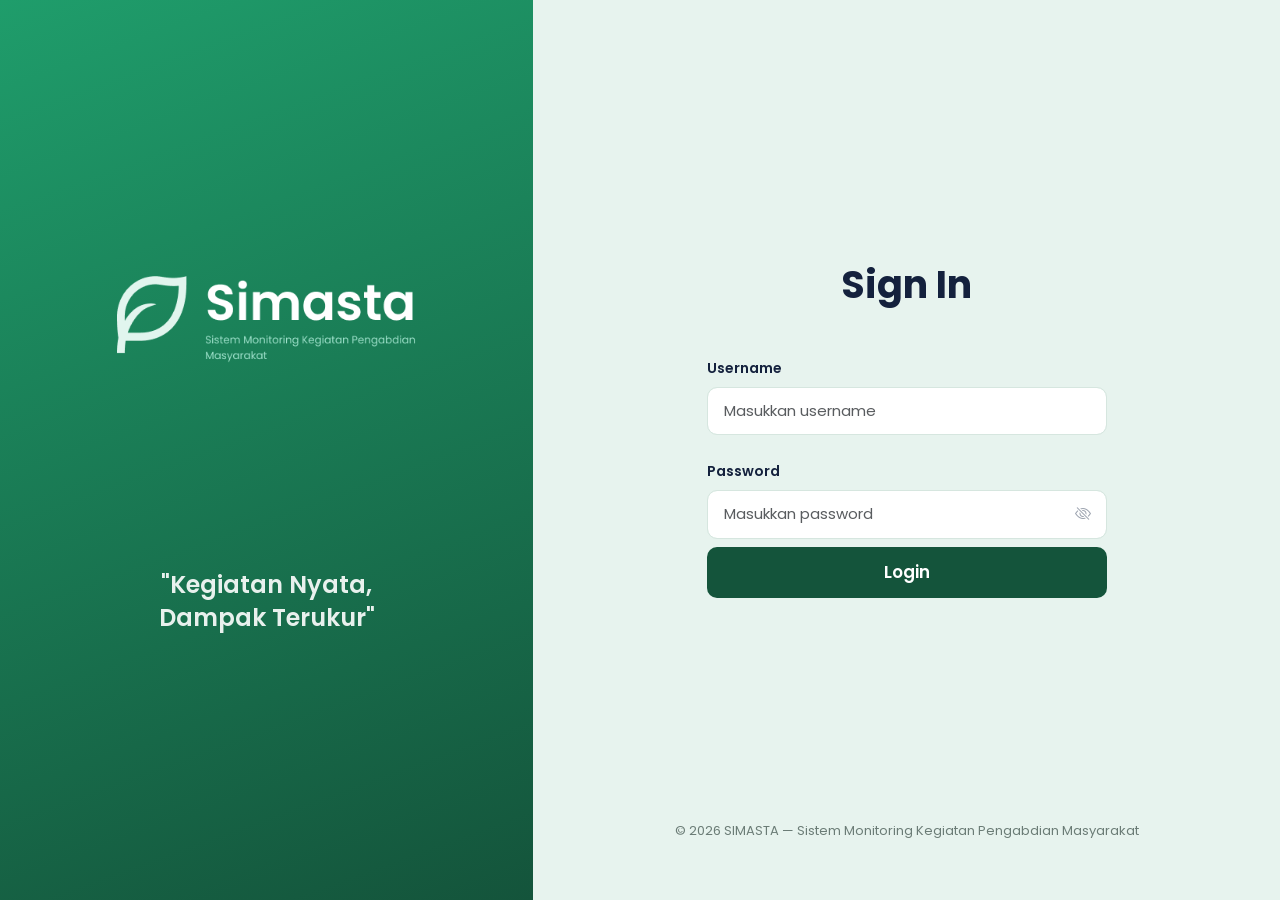
<file: index.html>
<!doctype html>
<html lang="id">
  <head>
    <meta charset="UTF-8" />
    <meta name="viewport" content="width=device-width, initial-scale=1.0" />
    <title>Login - SIMASTA</title>

    <!-- Bootstrap 5 CSS -->
    <link
      href="https://cdn.jsdelivr.net/npm/bootstrap@5.3.3/dist/css/bootstrap.min.css"
      rel="stylesheet"
    />

    <!-- Bootstrap Icons -->
    <link
      rel="stylesheet"
      href="https://cdn.jsdelivr.net/npm/bootstrap-icons@1.11.3/font/bootstrap-icons.css"
    />

    <!-- Google Fonts - Poppins -->
    <link rel="preconnect" href="https://fonts.googleapis.com" />
    <link
      href="https://fonts.googleapis.com/css2?family=Poppins:wght@400;500;600;700;800&display=swap"
      rel="stylesheet"
    />

    <!-- Custom CSS -->
    <link rel="stylesheet" href="css/style.css" />
  </head>

  <body>
    <div class="login-wrapper">
      <div class="row g-0 min-vh-100">
        <!-- KOLOM KIRI - HIJAU -->
        <div
          class="col-lg-5 d-none d-lg-flex flex-column justify-content-between align-items-center text-center left-panel"
        >
          <div></div>

          <div class="brand-section">
            <img src="assets/logo.png" alt="Logo Simasta" class="brand-logo" />
          </div>

          <div class="tagline-section">
            <p class="tagline">"Kegiatan Nyata, Dampak Terukur"</p>
          </div>

          <div></div>
        </div>

        <!-- KOLOM KANAN - FORM LOGIN -->
        <div
          class="col-lg-7 d-flex flex-column align-items-center min-vh-100 right-panel"
        >
          <div
            class="flex-grow-1 d-flex align-items-center justify-content-center w-100"
          >
            <div class="form-container">
              <h1 class="signin-title mb-5">Sign In</h1>

              <form id="loginForm" novalidate>
                <!-- Username -->
                <div class="mb-4">
                  <label for="username" class="form-label fw-semibold"
                    >Username</label
                  >
                  <input
                    type="text"
                    class="form-control custom-input"
                    id="username"
                    name="username"
                    placeholder="Masukkan username"
                    required
                  />
                  <div class="invalid-feedback">Username wajib diisi.</div>
                </div>

                <!-- Password -->
                <div class="mb-2">
                  <label for="password" class="form-label fw-semibold"
                    >Password</label
                  >
                  <div class="position-relative">
                    <input
                      type="password"
                      class="form-control custom-input pe-5"
                      id="password"
                      name="password"
                      placeholder="Masukkan password"
                      required
                    />
                    <i
                      class="bi bi-eye-slash toggle-password"
                      id="togglePassword"
                      aria-label="Tampilkan Password"
                      role="button"
                      tabindex="0"
                    ></i>
                  </div>
                  <div class="invalid-feedback">Password wajib diisi.</div>
                </div>

                <!-- Alert error login -->
                <div
                  class="alert alert-danger d-none mt-3 py-2"
                  id="loginError"
                  role="alert"
                >
                  <i class="bi bi-exclamation-circle me-1"></i>
                  Username atau password salah. Silakan coba lagi.
                </div>

                <!-- Tombol Login -->
                <button type="submit" class="btn btn-login w-100">Login</button>
              </form>
            </div>
          </div>

          <footer class="footer-text">
            &copy; 2026 SIMASTA &mdash; Sistem Monitoring Kegiatan Pengabdian
            Masyarakat
          </footer>
        </div>
      </div>
    </div>

    <!-- Bootstrap JS -->
    <script src="https://cdn.jsdelivr.net/npm/bootstrap@5.3.3/dist/js/bootstrap.bundle.min.js"></script>
    <script src="js/index.js"></script>
  </body>
</html>
</file>
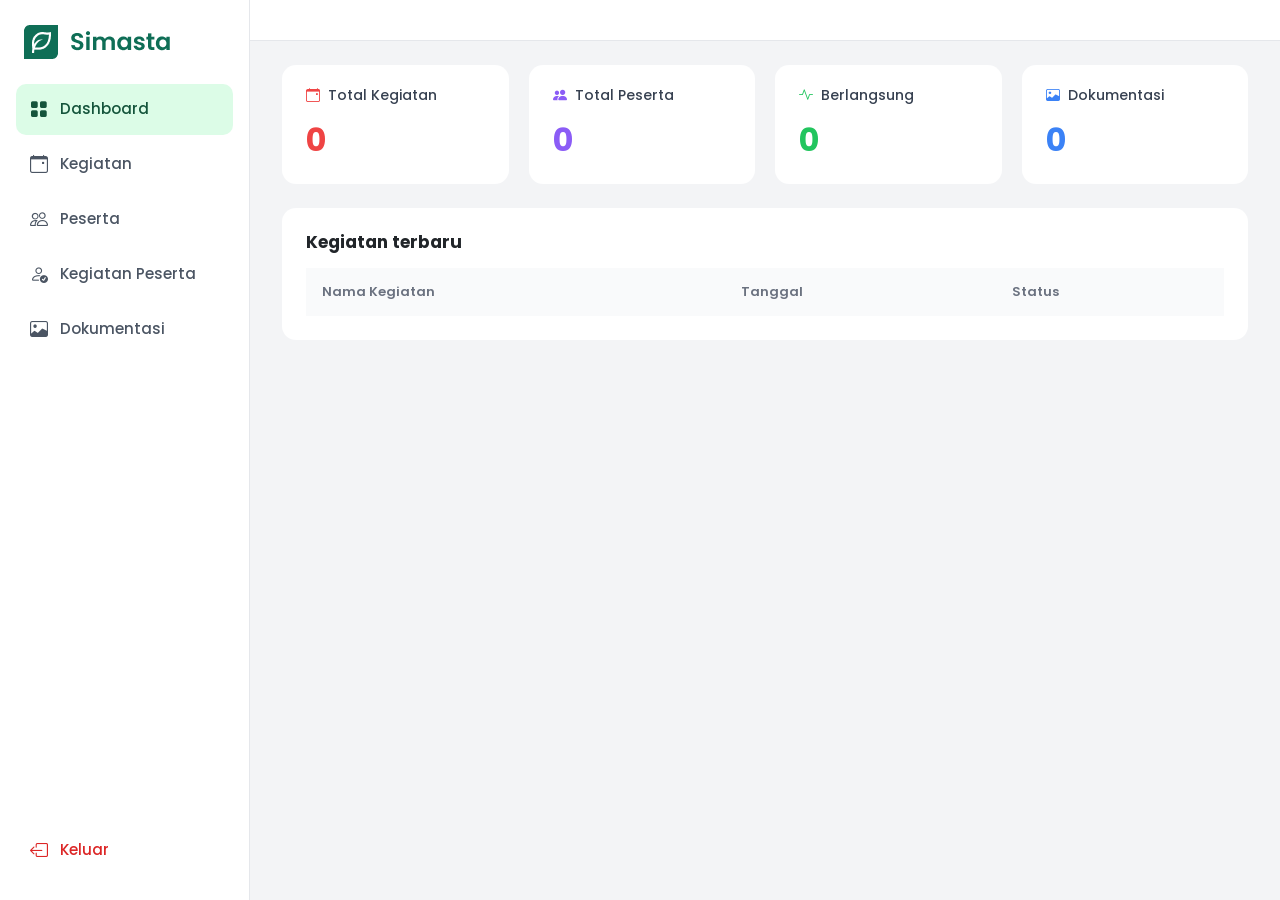
<file: dashboard.html>
<!doctype html>
<html lang="id">
  <head>
    <meta charset="UTF-8" />
    <meta name="viewport" content="width=device-width, initial-scale=1.0" />
    <title>Dashboard - SIMASTA</title>

    <!-- Bootstrap 5 CSS -->
    <link
      href="https://cdn.jsdelivr.net/npm/bootstrap@5.3.3/dist/css/bootstrap.min.css"
      rel="stylesheet"
    />

    <!-- Bootstrap Icons -->
    <link
      rel="stylesheet"
      href="https://cdn.jsdelivr.net/npm/bootstrap-icons@1.11.3/font/bootstrap-icons.css"
    />

    <!-- Google Fonts - Poppins -->
    <link rel="preconnect" href="https://fonts.googleapis.com" />
    <link
      href="https://fonts.googleapis.com/css2?family=Poppins:wght@400;500;600;700;800&display=swap"
      rel="stylesheet"
    />

    <!-- Custom CSS -->
    <link rel="stylesheet" href="css/dashboard.css" />
    <link rel="stylesheet" href="css/toast.css" />
  </head>
  <body>
    <div class="d-flex">
      <!-- SIDEBAR -->
      <aside class="sidebar">
        <div class="sidebar-logo">
          <img
            src="assets/logo-sidebar.png"
            alt="Logo Simasta"
            class="sidebar-logo-img"
          />
        </div>

        <nav class="sidebar-menu">
          <a href="dashboard.html" class="menu-item active">
            <i class="bi bi-grid-fill"></i> Dashboard
          </a>
          <a href="kegiatan.html" class="menu-item">
            <i class="bi bi-calendar-event"></i> Kegiatan
          </a>
          <a href="peserta.html" class="menu-item">
            <i class="bi bi-people"></i> Peserta
          </a>
          <a href="kegiatan-peserta.html" class="menu-item">
            <i class="bi bi-person-check"></i> Kegiatan Peserta
          </a>
          <a href="dokumentasi.html" class="menu-item">
            <i class="bi bi-image"></i> Dokumentasi
          </a>
        </nav>

        <a href="index.html" class="menu-item logout-item">
          <i class="bi bi-box-arrow-left"></i> Keluar
        </a>
      </aside>

      <!-- MAIN CONTENT -->
      <main class="main-content">
        <!-- TOPBAR -->
        <div class="topbar"></div>

        <!-- STAT CARDS -->
        <div class="stats-row">
          <div class="stat-card">
            <div class="stat-label">
              <i class="bi bi-calendar-event" style="color: #ef4444"></i> Total
              Kegiatan
            </div>
            <div id="totalKegiatan" class="stat-value" style="color: #ef4444">
              0
            </div>
          </div>

          <div class="stat-card">
            <div class="stat-label">
              <i class="bi bi-people-fill" style="color: #8b5cf6"></i> Total
              Peserta
            </div>
            <div id="totalPeserta" class="stat-value" style="color: #8b5cf6">
              0
            </div>
          </div>

          <div class="stat-card">
            <div class="stat-label">
              <i class="bi bi-activity" style="color: #22c55e"></i> Berlangsung
            </div>
            <div
              id="totalBerlangsung"
              class="stat-value"
              style="color: #22c55e"
            >
              0
            </div>
          </div>

          <div class="stat-card">
            <div class="stat-label">
              <i class="bi bi-image" style="color: #3b82f6"></i> Dokumentasi
            </div>
            <div
              id="totalDokumentasi"
              class="stat-value"
              style="color: #3b82f6"
            >
              0
            </div>
          </div>
        </div>

        <!-- TABEL KEGIATAN TERBARU -->
        <div class="table-card">
          <h5 class="table-title">Kegiatan terbaru</h5>

          <table class="custom-table">
            <thead>
              <tr>
                <th>Nama Kegiatan</th>
                <th>Tanggal</th>
                <th>Status</th>
              </tr>
            </thead>
            <tbody id="kegiatanTerbaru">
            </tbody>
          </table>
        </div>
      </main>
    </div>

    <!-- Bootstrap JS -->
    <script src="https://cdn.jsdelivr.net/npm/bootstrap@5.3.3/dist/js/bootstrap.bundle.min.js"></script>
    <script src="js/toast.js"></script>
    <script src="js/dashboard.js"></script>
  </body>
</html>
</file>
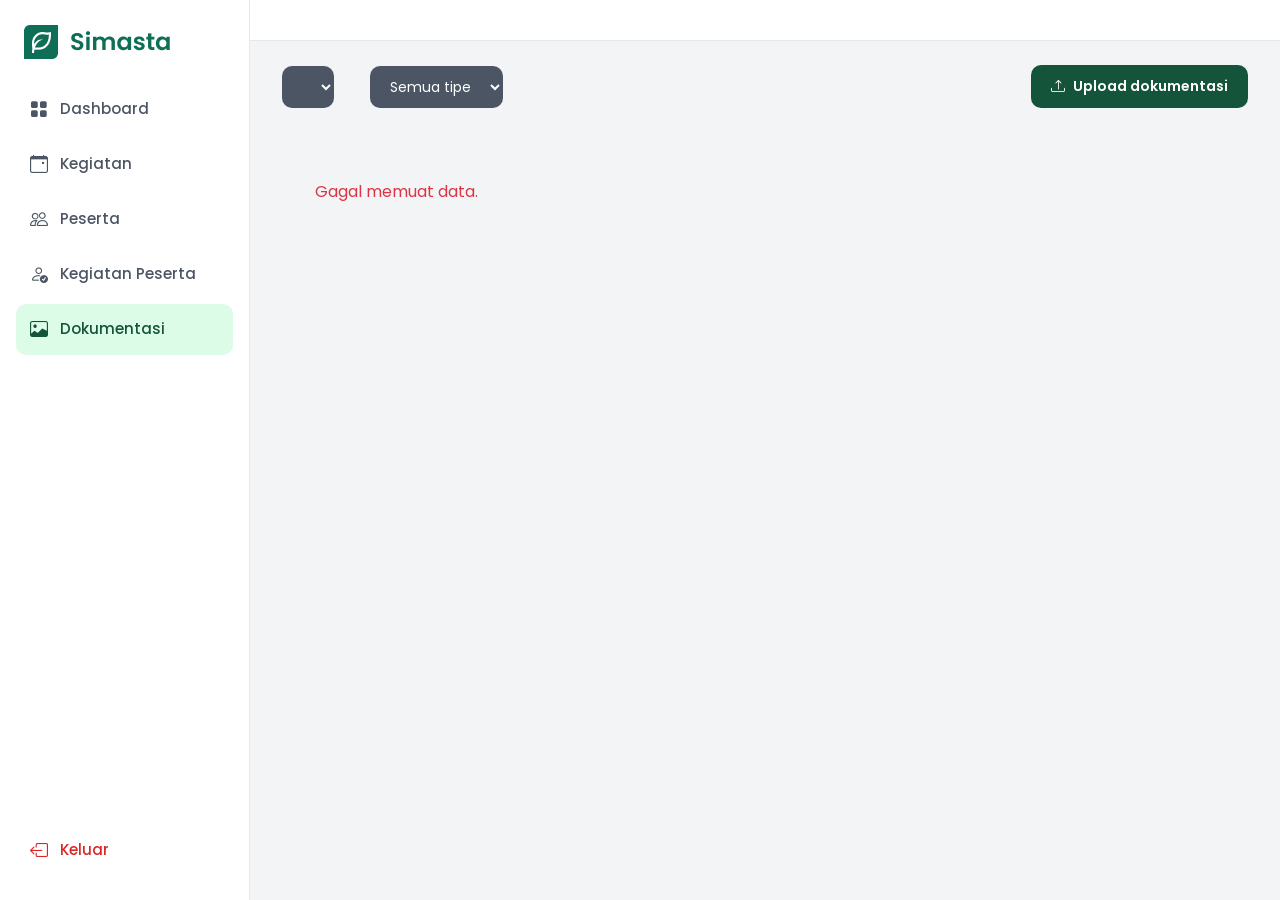
<file: dokumentasi.html>
<!doctype html>
<html lang="id">
  <head>
    <meta charset="UTF-8" />
    <meta name="viewport" content="width=device-width, initial-scale=1.0" />
    <title>Dokumentasi - SIMASTA</title>

    <link
      href="https://cdn.jsdelivr.net/npm/bootstrap@5.3.3/dist/css/bootstrap.min.css"
      rel="stylesheet"
    />
    <link
      rel="stylesheet"
      href="https://cdn.jsdelivr.net/npm/bootstrap-icons@1.11.3/font/bootstrap-icons.css"
    />
    <link rel="preconnect" href="https://fonts.googleapis.com" />
    <link
      href="https://fonts.googleapis.com/css2?family=Poppins:wght@400;500;600;700;800&display=swap"
      rel="stylesheet"
    />

    <link rel="stylesheet" href="css/dashboard.css" />
    <link rel="stylesheet" href="css/pages.css" />
    <link rel="stylesheet" href="css/toast.css" />
  </head>
  <body>
    <div class="d-flex">
      <!-- SIDEBAR -->
      <aside class="sidebar">
        <div class="sidebar-logo">
          <img
            src="assets/logo-sidebar.png"
            alt="Logo Simasta"
            class="sidebar-logo-img"
          />
        </div>

        <nav class="sidebar-menu">
          <a href="dashboard.html" class="menu-item">
            <i class="bi bi-grid-fill"></i> Dashboard
          </a>
          <a href="kegiatan.html" class="menu-item">
            <i class="bi bi-calendar-event"></i> Kegiatan
          </a>
          <a href="peserta.html" class="menu-item">
            <i class="bi bi-people"></i> Peserta
          </a>
          <a href="kegiatan-peserta.html" class="menu-item">
            <i class="bi bi-person-check"></i> Kegiatan Peserta
          </a>
          <a href="dokumentasi.html" class="menu-item active">
            <i class="bi bi-image"></i> Dokumentasi
          </a>
        </nav>

        <a href="index.html" class="menu-item logout-item">
          <i class="bi bi-box-arrow-left"></i> Keluar
        </a>
      </aside>

      <!-- MAIN CONTENT -->
      <main class="main-content">
        <!-- TOPBAR -->
        <div class="topbar"></div>

        <!-- TOOLBAR -->
        <div class="page-toolbar">
          <select class="filter-select" id="filterKegiatan">
            <select class="filter-select" id="filterKegiatan">
              <option value="Semua kegiatan"></option>
            </select>
          </select>

          <select class="filter-select" id="filterTipe">
            <option value="Semua tipe">Semua tipe</option>
            <option value="JPG">JPG</option>
            <option value="PNG">PNG</option>
            <option value="PDF">PDF</option>
          </select>

          <button
            class="btn-add ms-auto"
            data-bs-toggle="modal"
            data-bs-target="#modalUploadDokumentasi"
          >
            <i class="bi bi-upload"></i> Upload dokumentasi
          </button>
        </div>

        <!-- GRID DOKUMENTASI -->
        <div class="dokumentasi-grid" style="margin-top: 24px">
        </div>
      </main>
    </div>

    <!--  MODAL UPLOAD DOKUMENTASI  -->
    <div class="modal fade" id="modalUploadDokumentasi" tabindex="-1">
      <div class="modal-dialog modal-dialog-centered">
        <div class="modal-content custom-modal">
          <div class="modal-body">
            <div class="d-flex justify-content-between align-items-center mb-4">
              <h5 class="modal-title-custom">Upload dokumentasi</h5>
              <button
                type="button"
                class="btn-close"
                data-bs-dismiss="modal"
              ></button>
            </div>
            <form
              action="php/kegiatan/proses_upload_dokumentasi.php"
              method="POST"
              enctype="multipart/form-data"
            >
              <div class="mb-3">
                <label class="form-label-custom">Pilih kegiatan</label>
                <select
                  name="id_kegiatan"
                  class="form-control-custom"
                  id="uploadKegiatanSelect"
                  required
                >
                  <option value=""></option>
                </select>
              </div>
              <div class="mb-4">
                <label class="form-label-custom">File dokumentasi</label>
                <label for="fileUpload" class="upload-area d-block">
                  <i class="bi bi-cloud-arrow-up"></i>
                  Klik untuk pilih file (foto / PDF)
                </label>
                <input
                  type="file"
                  name="file_dokumentasi"
                  id="fileUpload"
                  class="d-none"
                  required
                />
              </div>
              <div class="d-flex justify-content-end gap-2">
                <button
                  type="button"
                  class="btn-cancel"
                  data-bs-dismiss="modal"
                >
                  Batal
                </button>
                <button type="submit" class="btn-save">
                  <i class="bi bi-upload"></i> Upload
                </button>
              </div>
            </form>
          </div>
        </div>
      </div>
    </div>

    <!-- MODAL HAPUS DOKUMENTASI UNIVERSAL -->
    <div class="modal fade" id="modalHapusDok" tabindex="-1">
      <div class="modal-dialog modal-dialog-centered">
        <div class="modal-content custom-modal text-center">
          <div class="modal-body py-4">
            <div class="hapus-icon-circle"><i class="bi bi-trash"></i></div>
            <h5 class="modal-title-custom mb-2">Hapus file?</h5>
            <p class="text-muted-custom mb-4" id="hapusDokText">
              "nama_file" akan dihapus permanen.
            </p>
            <div class="d-flex justify-content-center gap-2">
              <button type="button" class="btn-cancel" data-bs-dismiss="modal">
                Batal
              </button>
              <a href="#" id="hapusDokLink" class="btn-delete-confirm"
                ><i class="bi bi-trash"></i> Ya, hapus</a
              >
            </div>
          </div>
        </div>
      </div>
    </div>

    <!--  MODAL PREVIEW DOKUMENTASI  -->
    <div class="modal fade" id="modalPreviewDokumentasi" tabindex="-1">
      <div class="modal-dialog modal-lg modal-dialog-centered">
        <div class="modal-content custom-modal">
          <div class="modal-header">
            <h5 class="modal-title" id="previewTitle">Preview Dokumentasi</h5>
            <button
              type="button"
              class="btn-close"
              data-bs-dismiss="modal"
            ></button>
          </div>
          <div class="modal-body text-center">
            <img
              id="previewImage"
              class="img-fluid rounded d-none"
              alt="Preview Dokumentasi"
            />
            <iframe
              id="previewPdf"
              class="w-100 d-none"
              style="height: 600px; border: none"
            >
            </iframe>
          </div>
        </div>
      </div>
    </div>

    <script src="https://cdn.jsdelivr.net/npm/bootstrap@5.3.3/dist/js/bootstrap.bundle.min.js"></script>
    <script src="js/toast.js"></script>
    <script src="js/dokumentasi.js"></script>
  </body>
</html>
</file>
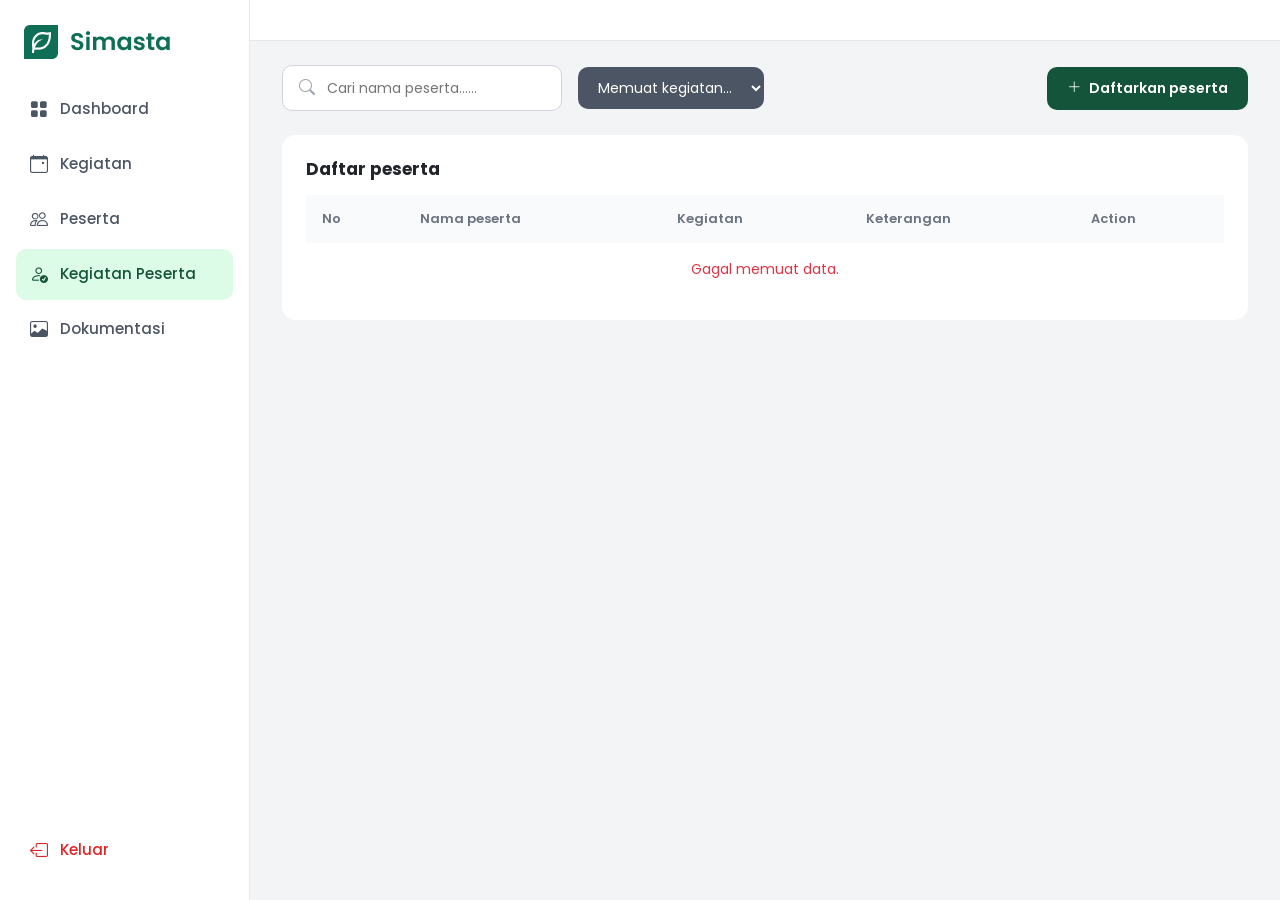
<file: kegiatan-peserta.html>
<!doctype html>
<html lang="id">
  <head>
    <meta charset="UTF-8" />
    <meta name="viewport" content="width=device-width, initial-scale=1.0" />
    <title>Kegiatan Peserta - SIMASTA</title>

    <link
      href="https://cdn.jsdelivr.net/npm/bootstrap@5.3.3/dist/css/bootstrap.min.css"
      rel="stylesheet"
    />
    <link
      rel="stylesheet"
      href="https://cdn.jsdelivr.net/npm/bootstrap-icons@1.11.3/font/bootstrap-icons.css"
    />
    <link rel="preconnect" href="https://fonts.googleapis.com" />
    <link
      href="https://fonts.googleapis.com/css2?family=Poppins:wght@400;500;600;700;800&display=swap"
      rel="stylesheet"
    />

    <link rel="stylesheet" href="css/dashboard.css" />
    <link rel="stylesheet" href="css/pages.css" />
    <link rel="stylesheet" href="css/toast.css" />
  </head>
  <body>
    <div class="d-flex">
      <!-- SIDEBAR -->
      <aside class="sidebar">
        <div class="sidebar-logo">
          <img
            src="assets/logo-sidebar.png"
            alt="Logo Simasta"
            class="sidebar-logo-img"
          />
        </div>

        <nav class="sidebar-menu">
          <a href="dashboard.html" class="menu-item">
            <i class="bi bi-grid-fill"></i> Dashboard
          </a>
          <a href="kegiatan.html" class="menu-item">
            <i class="bi bi-calendar-event"></i> Kegiatan
          </a>
          <a href="peserta.html" class="menu-item">
            <i class="bi bi-people"></i> Peserta
          </a>
          <a href="kegiatan-peserta.html" class="menu-item active">
            <i class="bi bi-person-check"></i> Kegiatan Peserta
          </a>
          <a href="dokumentasi.html" class="menu-item">
            <i class="bi bi-image"></i> Dokumentasi
          </a>
        </nav>

        <a href="index.html" class="menu-item logout-item">
          <i class="bi bi-box-arrow-left"></i> Keluar
        </a>
      </aside>

      <!-- MAIN CONTENT -->
      <main class="main-content">
        <!-- TOPBAR -->
        <div class="topbar"></div>

        <!-- TOOLBAR -->
        <div class="page-toolbar">
          <div class="search-box">
            <i class="bi bi-search"></i>
            <input
              type="text"
              id="searchKegiatanPeserta"
              placeholder="Cari nama peserta......"
            />
          </div>

          <select class="filter-select" id="filterKegiatan">
            <option value="Semua kegiatan">Memuat kegiatan...</option>
          </select>

          <button
            class="btn-add ms-auto"
            data-bs-toggle="modal"
            data-bs-target="#modalTambahPesertaKegiatan"
          >
            <i class="bi bi-plus-lg"></i> Daftarkan peserta
          </button>
        </div>

        <!-- TABEL -->
        <div class="table-card">
          <h5 class="table-title">Daftar peserta</h5>

          <table class="custom-table">
            <thead>
              <tr>
                <th>No</th>
                <th>Nama peserta</th>
                <th>Kegiatan</th>
                <th>Keterangan</th>
                <th>Action</th>
              </tr>
            </thead>
            <tbody id="kegiatanPesertaTableBody">
              <!-- Akan diisi oleh JavaScript -->
            </tbody>
          </table>
        </div>
      </main>
    </div>

    <!-- MODAL TAMBAH PESERTA KE KEGIATAN -->
    <div class="modal fade" id="modalTambahPesertaKegiatan" tabindex="-1">
      <div class="modal-dialog modal-dialog-centered">
        <div class="modal-content custom-modal">
          <div class="modal-body">
            <div class="d-flex justify-content-between align-items-center mb-4">
              <h5 class="modal-title-custom">Tambahkan peserta ke kegiatan</h5>
              <button
                type="button"
                class="btn-close"
                data-bs-dismiss="modal"
              ></button>
            </div>
            <form
              action="php/kegiatan-peserta/proses_tambah_kegiatan_peserta.php"
              method="POST"
            >
              <
              <div class="mb-3">
                <label class="form-label-custom">Pilih kegiatan</label>
                <select
                  name="id_kegiatan"
                  class="form-control-custom"
                  id="tambahKegiatanSelect"
                  required
                >
                  <option value=""></option>
                </select>
              </div>
              <div class="mb-3">
                <label class="form-label-custom">Pilih peserta</label>
                <select
                  name="id_peserta"
                  class="form-control-custom"
                  id="tambahPesertaSelect"
                  required
                >
                  <option value=""></option>
                </select>
              </div>
              <div class="mb-4">
                <label class="form-label-custom">Keterangan</label>
                <input
                  type="text"
                  name="keterangan"
                  class="form-control-custom"
                  placeholder="Contoh: Panitia, Pembimbing, Peserta umum"
                />
              </div>
              <div class="d-flex justify-content-end gap-2">
                <button
                  type="button"
                  class="btn-cancel"
                  data-bs-dismiss="modal"
                >
                  Batal
                </button>
                <button type="submit" class="btn-save">
                  <i class="bi bi-save"></i> Simpan
                </button>
              </div>
            </form>
          </div>
        </div>
      </div>
    </div>

    <!-- MODAL EDIT KEGIATAN PESERTA UNIVERSAL -->
    <div class="modal fade" id="modalEditKP" tabindex="-1">
      <div class="modal-dialog modal-dialog-centered">
        <div class="modal-content custom-modal">
          <div class="modal-body">
            <div class="d-flex justify-content-between align-items-center mb-4">
              <h5 class="modal-title-custom">Edit keterangan peserta</h5>
              <button
                type="button"
                class="btn-close"
                data-bs-dismiss="modal"
              ></button>
            </div>
            <form
              action="php/kegiatan-peserta/proses_edit_kegiatan_peserta.php"
              method="POST"
            >
              <input type="hidden" name="id" id="editKPId" />
              <div class="mb-3">
                <label class="form-label-custom">Nama peserta</label>
                <input
                  type="text"
                  id="editKPNama"
                  class="form-control-custom"
                  disabled
                />
              </div>
              <div class="mb-4">
                <label class="form-label-custom">Keterangan</label>
                <input
                  type="text"
                  name="keterangan"
                  id="editKPKeterangan"
                  class="form-control-custom"
                />
              </div>
              <div class="d-flex justify-content-end gap-2">
                <button
                  type="button"
                  class="btn-cancel"
                  data-bs-dismiss="modal"
                >
                  Batal
                </button>
                <button type="submit" class="btn-save">
                  <i class="bi bi-save"></i> Simpan
                </button>
              </div>
            </form>
          </div>
        </div>
      </div>
    </div>

    <!-- MODAL HAPUS KEGIATAN PESERTA UNIVERSAL -->
    <div class="modal fade" id="modalHapusKP" tabindex="-1">
      <div class="modal-dialog modal-dialog-centered">
        <div class="modal-content custom-modal text-center">
          <div class="modal-body py-4">
            <div class="hapus-icon-circle">
              <i class="bi bi-person-dash"></i>
            </div>
            <h5 class="modal-title-custom mb-2">Keluarkan peserta?</h5>
            <p class="text-muted-custom mb-4" id="hapusKPText">
              "Nama peserta" akan dikeluarkan dari kegiatan ini.
            </p>
            <div class="d-flex justify-content-center gap-2">
              <button type="button" class="btn-cancel" data-bs-dismiss="modal">
                Batal
              </button>
              <a href="#" id="hapusKPLink" class="btn-delete-confirm"
                ><i class="bi bi-trash"></i> Ya, keluarkan</a
              >
            </div>
          </div>
        </div>
      </div>
    </div>

    <script src="https://cdn.jsdelivr.net/npm/bootstrap@5.3.3/dist/js/bootstrap.bundle.min.js"></script>
    <script src="js/toast.js"></script>
    <script src="js/kegiatan-peserta.js"></script>
  </body>
</html>
</file>
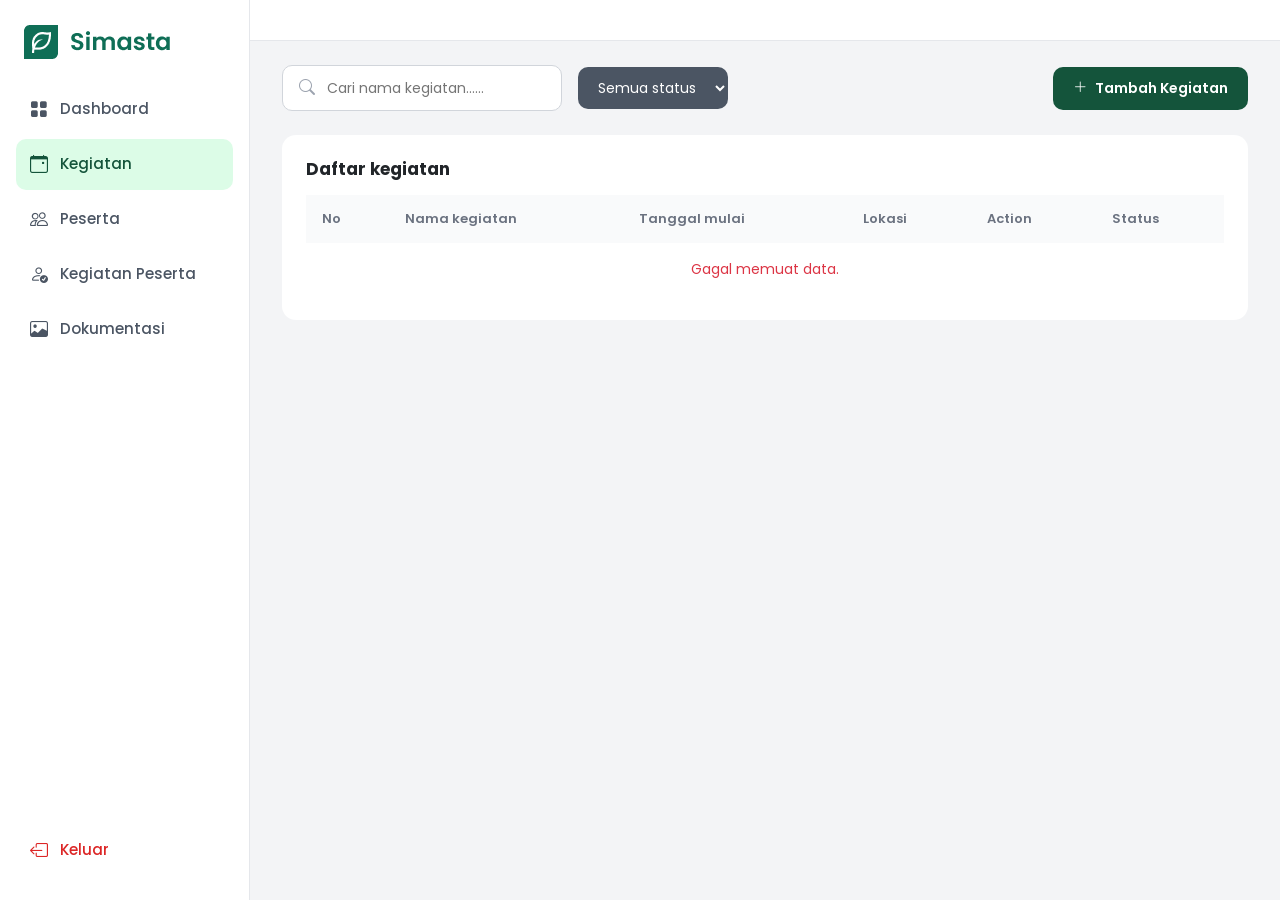
<file: kegiatan.html>
<!doctype html>
<html lang="id">
  <head>
    <meta charset="UTF-8" />
    <meta name="viewport" content="width=device-width, initial-scale=1.0" />
    <title>Kegiatan - SIMASTA</title>

    <link
      href="https://cdn.jsdelivr.net/npm/bootstrap@5.3.3/dist/css/bootstrap.min.css"
      rel="stylesheet"
    />
    <link
      rel="stylesheet"
      href="https://cdn.jsdelivr.net/npm/bootstrap-icons@1.11.3/font/bootstrap-icons.css"
    />
    <link rel="preconnect" href="https://fonts.googleapis.com" />
    <link
      href="https://fonts.googleapis.com/css2?family=Poppins:wght@400;500;600;700;800&display=swap"
      rel="stylesheet"
    />

    <link rel="stylesheet" href="css/dashboard.css" />
    <link rel="stylesheet" href="css/pages.css" />
    <link rel="stylesheet" href="css/toast.css" />
  </head>
  <body>
    <div class="d-flex">
      <!-- SIDEBAR -->
      <aside class="sidebar">
        <div class="sidebar-logo">
          <img
            src="assets/logo-sidebar.png"
            alt="Logo Simasta"
            class="sidebar-logo-img"
          />
        </div>

        <nav class="sidebar-menu">
          <a href="dashboard.html" class="menu-item">
            <i class="bi bi-grid-fill"></i> Dashboard
          </a>
          <a href="kegiatan.html" class="menu-item active">
            <i class="bi bi-calendar-event"></i> Kegiatan
          </a>
          <a href="peserta.html" class="menu-item">
            <i class="bi bi-people"></i> Peserta
          </a>
          <a href="kegiatan-peserta.html" class="menu-item">
            <i class="bi bi-person-check"></i> Kegiatan Peserta
          </a>
          <a href="dokumentasi.html" class="menu-item">
            <i class="bi bi-image"></i> Dokumentasi
          </a>
        </nav>

        <a href="index.html" class="menu-item logout-item">
          <i class="bi bi-box-arrow-left"></i> Keluar
        </a>
      </aside>

      <!-- MAIN CONTENT -->
      <main class="main-content">
        <!-- TOPBAR -->
        <div class="topbar"></div>

        <!-- TOOLBAR -->
        <div class="page-toolbar">
          <div class="search-box">
            <i class="bi bi-search"></i>
            <input
              type="text"
              id="searchKegiatan"
              placeholder="Cari nama kegiatan......"
            />
          </div>

          <select class="filter-select" id="filterStatus">
            <option>Semua status</option>
            <option>Terjadwal</option>
            <option>Berlangsung</option>
            <option>Selesai</option>
          </select>

          <button
            class="btn-add ms-auto"
            data-bs-toggle="modal"
            data-bs-target="#modalTambahKegiatan"
          >
            <i class="bi bi-plus-lg"></i> Tambah Kegiatan
          </button>
        </div>

        <!-- TABEL DAFTAR KEGIATAN -->
        <div class="table-card">
          <h5 class="table-title">Daftar kegiatan</h5>

          <table class="custom-table">
            <thead>
              <tr>
                <th>No</th>
                <th>Nama kegiatan</th>
                <th>Tanggal mulai</th>
                <th>Lokasi</th>
                <th>Action</th>
                <th>Status</th>
              </tr>
            </thead>
            <tbody id="kegiatanTableBody">
              <!-- Akan diisi oleh JavaScript -->
            </tbody>
          </table>
        </div>
      </main>
    </div>

    <!-- MODAL TAMBAH KEGIATAN -->
    <div class="modal fade" id="modalTambahKegiatan" tabindex="-1">
      <div class="modal-dialog modal-dialog-centered">
        <div class="modal-content custom-modal">
          <div class="modal-body">
            <div class="d-flex justify-content-between align-items-center mb-4">
              <h5 class="modal-title-custom">Tambah kegiatan</h5>
              <button
                type="button"
                class="btn-close"
                data-bs-dismiss="modal"
              ></button>
            </div>
            <form id="formTambahKegiatan">
              <div class="mb-3">
                <label class="form-label-custom">Nama kegiatan</label>
                <input
                  type="text"
                  name="nama_kegiatan"
                  class="form-control-custom"
                  placeholder="Masukan nama kegiatan"
                  required
                />
              </div>
              <div class="mb-3">
                <label class="form-label-custom">Deskripsi</label>
                <textarea
                  name="deskripsi"
                  class="form-control-custom"
                  rows="3"
                  placeholder="Masukan deskripsi kegiatan"
                ></textarea>
              </div>
              <div class="row g-3 mb-3">
                <div class="col-6">
                  <label class="form-label-custom">Tanggal mulai</label>
                  <input
                    type="date"
                    name="tanggal_mulai"
                    class="form-control-custom"
                    required
                  />
                </div>
                <div class="col-6">
                  <label class="form-label-custom">Tanggal selesai</label>
                  <input
                    type="date"
                    name="tanggal_selesai"
                    class="form-control-custom"
                    required
                  />
                </div>
              </div>
              <div class="mb-3">
                <label class="form-label-custom">Lokasi</label>
                <input
                  type="text"
                  name="lokasi"
                  class="form-control-custom"
                  placeholder="Masukan lokasi kegiatan"
                  required
                />
              </div>
              <div class="mb-4">
                <label class="form-label-custom">Status</label>
                <select name="status" class="form-control-custom">
                  <option value="terjadwal">Terjadwal</option>
                  <option value="berlangsung">Berlangsung</option>
                  <option value="selesai">Selesai</option>
                </select>
              </div>
              <div class="d-flex justify-content-end gap-2">
                <button
                  type="button"
                  class="btn-cancel"
                  data-bs-dismiss="modal"
                >
                  Batal
                </button>
                <button type="submit" class="btn-save">
                  <i class="bi bi-save"></i> Simpan
                </button>
              </div>
            </form>
          </div>
        </div>
      </div>
    </div>

    <!-- MODAL EDIT KEGIATAN UNIVERSAL -->
    <div class="modal fade" id="modalEditKegiatan" tabindex="-1">
      <div class="modal-dialog modal-dialog-centered">
        <div class="modal-content custom-modal">
          <div class="modal-body">
            <div class="d-flex justify-content-between align-items-center mb-4">
              <h5 class="modal-title-custom">Edit kegiatan</h5>
              <button
                type="button"
                class="btn-close"
                data-bs-dismiss="modal"
              ></button>
            </div>
            <form action="php/kegiatan/proses_edit_kegiatan.php" method="POST">
              <input type="hidden" name="id_kegiatan" id="editKegiatanId" />
              <div class="mb-3">
                <label class="form-label-custom">Nama kegiatan</label>
                <input
                  type="text"
                  name="nama_kegiatan"
                  id="editKegiatanNama"
                  class="form-control-custom"
                  required
                />
              </div>
              <div class="mb-3">
                <label class="form-label-custom">Deskripsi</label>
                <textarea
                  name="deskripsi"
                  id="editKegiatanDeskripsi"
                  class="form-control-custom"
                  rows="3"
                ></textarea>
              </div>
              <div class="row g-3 mb-3">
                <div class="col-6">
                  <label class="form-label-custom">Tanggal mulai</label>
                  <input
                    type="date"
                    name="tanggal_mulai"
                    id="editKegiatanMulai"
                    class="form-control-custom"
                    required
                  />
                </div>
                <div class="col-6">
                  <label class="form-label-custom">Tanggal selesai</label>
                  <input
                    type="date"
                    name="tanggal_selesai"
                    id="editKegiatanSelesai"
                    class="form-control-custom"
                    required
                  />
                </div>
              </div>
              <div class="mb-3">
                <label class="form-label-custom">Lokasi</label>
                <input
                  type="text"
                  name="lokasi"
                  id="editKegiatanLokasi"
                  class="form-control-custom"
                  required
                />
              </div>
              <div class="mb-4">
                <label class="form-label-custom">Status</label>
                <select
                  name="status"
                  id="editKegiatanStatus"
                  class="form-control-custom"
                >
                  <option value="terjadwal">Terjadwal</option>
                  <option value="berlangsung">Berlangsung</option>
                  <option value="selesai">Selesai</option>
                </select>
              </div>
              <div class="d-flex justify-content-end gap-2">
                <button
                  type="button"
                  class="btn-cancel"
                  data-bs-dismiss="modal"
                >
                  Batal
                </button>
                <button type="submit" class="btn-save">
                  <i class="bi bi-save"></i> Simpan
                </button>
              </div>
            </form>
          </div>
        </div>
      </div>
    </div>

    <!-- MODAL HAPUS KEGIATAN UNIVERSAL -->
    <div class="modal fade" id="modalHapusKegiatan" tabindex="-1">
      <div class="modal-dialog modal-dialog-centered">
        <div class="modal-content custom-modal text-center">
          <div class="modal-body py-4">
            <div class="hapus-icon-circle"><i class="bi bi-trash"></i></div>
            <h5 class="modal-title-custom mb-2">Hapus kegiatan?</h5>
            <p class="text-muted-custom mb-4" id="hapusKegiatanText">
              "Nama kegiatan" akan dihapus permanen.
            </p>
            <div class="d-flex justify-content-center gap-2">
              <button type="button" class="btn-cancel" data-bs-dismiss="modal">
                Batal
              </button>
              <a href="#" id="hapusKegiatanLink" class="btn-delete-confirm"
                ><i class="bi bi-trash"></i> Ya, hapus</a
              >
            </div>
          </div>
        </div>
      </div>
    </div>

    <script src="https://cdn.jsdelivr.net/npm/bootstrap@5.3.3/dist/js/bootstrap.bundle.min.js"></script>
    <script src="js/toast.js"></script>
    <script src="js/kegiatan.js"></script>
  </body>
</html>
</file>
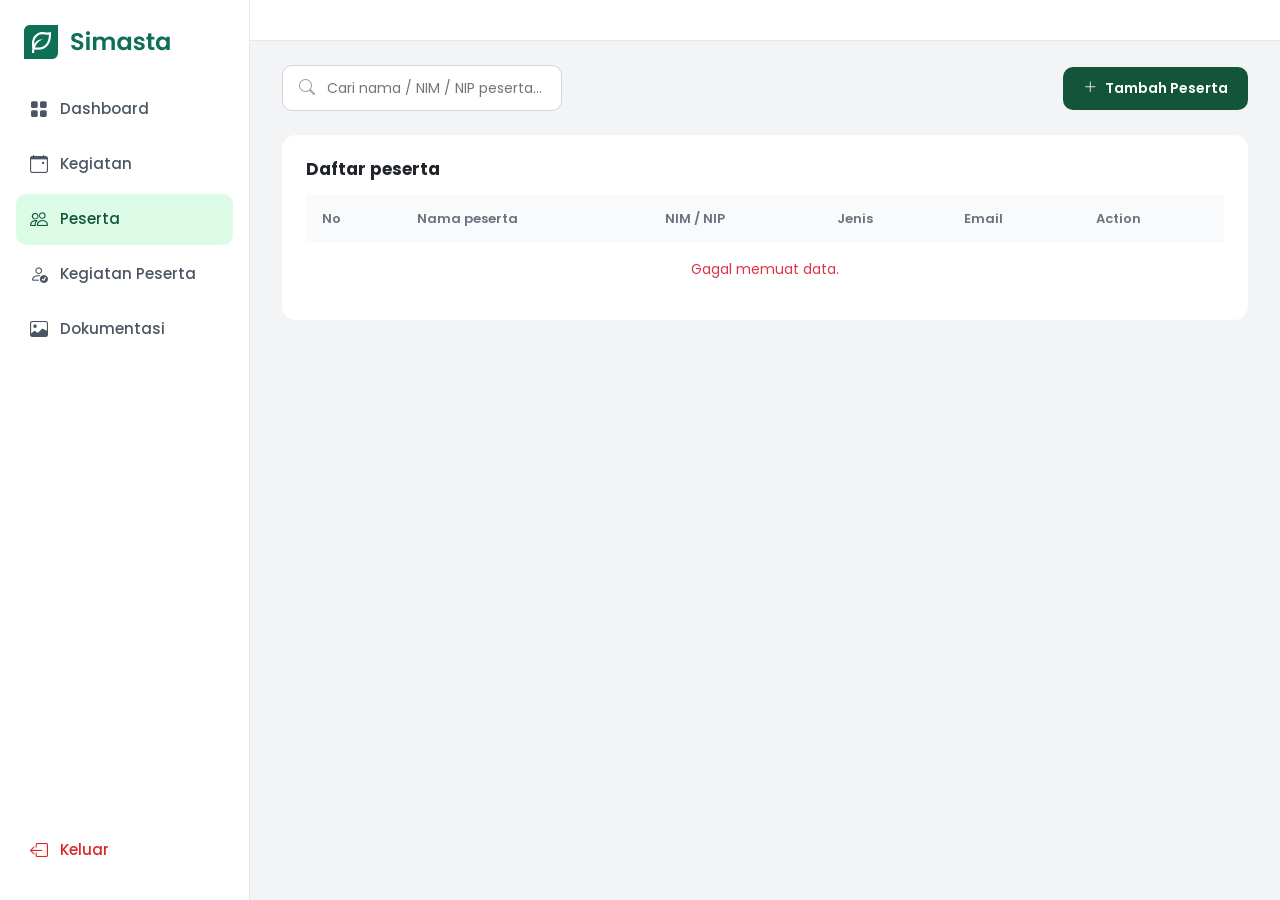
<file: peserta.html>
<!doctype html>
<html lang="id">
  <head>
    <meta charset="UTF-8" />
    <meta name="viewport" content="width=device-width, initial-scale=1.0" />
    <title>Peserta - SIMASTA</title>

    <link
      href="https://cdn.jsdelivr.net/npm/bootstrap@5.3.3/dist/css/bootstrap.min.css"
      rel="stylesheet"
    />
    <link
      rel="stylesheet"
      href="https://cdn.jsdelivr.net/npm/bootstrap-icons@1.11.3/font/bootstrap-icons.css"
    />
    <link rel="preconnect" href="https://fonts.googleapis.com" />
    <link
      href="https://fonts.googleapis.com/css2?family=Poppins:wght@400;500;600;700;800&display=swap"
      rel="stylesheet"
    />

    <link rel="stylesheet" href="css/dashboard.css" />
    <link rel="stylesheet" href="css/pages.css" />
    <link rel="stylesheet" href="css/toast.css" />
  </head>
  <body>
    <div class="d-flex">
      <!-- SIDEBAR -->
      <aside class="sidebar">
        <div class="sidebar-logo">
          <img
            src="assets/logo-sidebar.png"
            alt="Logo Simasta"
            class="sidebar-logo-img"
          />
        </div>

        <nav class="sidebar-menu">
          <a href="dashboard.html" class="menu-item">
            <i class="bi bi-grid-fill"></i> Dashboard
          </a>
          <a href="kegiatan.html" class="menu-item">
            <i class="bi bi-calendar-event"></i> Kegiatan
          </a>
          <a href="peserta.html" class="menu-item active">
            <i class="bi bi-people"></i> Peserta
          </a>
          <a href="kegiatan-peserta.html" class="menu-item">
            <i class="bi bi-person-check"></i> Kegiatan Peserta
          </a>
          <a href="dokumentasi.html" class="menu-item">
            <i class="bi bi-image"></i> Dokumentasi
          </a>
        </nav>

        <a href="index.html" class="menu-item logout-item">
          <i class="bi bi-box-arrow-left"></i> Keluar
        </a>
      </aside>

      <!-- MAIN CONTENT -->
      <main class="main-content">
        <!-- TOPBAR -->
        <div class="topbar"></div>

        <!-- TOOLBAR -->
        <div class="page-toolbar">
          <div class="search-box">
            <i class="bi bi-search"></i>
            <input
              type="text"
              id="searchPeserta"
              placeholder="Cari nama / NIM / NIP peserta......"
            />
          </div>

          <button
            class="btn-add ms-auto"
            data-bs-toggle="modal"
            data-bs-target="#modalTambahPeserta"
          >
            <i class="bi bi-plus-lg"></i> Tambah Peserta
          </button>
        </div>

        <!-- TABEL DAFTAR PESERTA -->
        <div class="table-card">
          <h5 class="table-title">Daftar peserta</h5>

          <table class="custom-table">
            <thead>
              <tr>
                <th>No</th>
                <th>Nama peserta</th>
                <th>NIM / NIP</th>
                <th>Jenis</th>
                <th>Email</th>
                <th>Action</th>
              </tr>
            </thead>
            <tbody id="pesertaTableBody">
            </tbody>
          </table>
        </div>
      </main>
    </div>

    <!-- MODAL TAMBAH PESERTA -->
    <div class="modal fade" id="modalTambahPeserta" tabindex="-1">
      <div class="modal-dialog modal-dialog-centered">
        <div class="modal-content custom-modal">
          <div class="modal-body">
            <div class="d-flex justify-content-between align-items-center mb-4">
              <h5 class="modal-title-custom">Tambah peserta</h5>
              <button
                type="button"
                class="btn-close"
                data-bs-dismiss="modal"
              ></button>
            </div>
            <form action="php/peserta/proses_tambah_peserta.php" method="POST">
              <div class="mb-3">
                <label class="form-label-custom">Nama peserta</label>
                <input
                  type="text"
                  name="nama_peserta"
                  class="form-control-custom"
                  placeholder="Masukan nama peserta"
                  required
                />
              </div>
              <div class="mb-3">
                <label class="form-label-custom">NIM / NIP</label>
                <input
                  type="text"
                  name="nim_nip"
                  class="form-control-custom"
                  placeholder="Masukan NIM atau NIP"
                  required
                />
              </div>
              <div class="mb-3">
                <label class="form-label-custom">Jenis peserta</label>
                <select name="jenis_peserta" class="form-control-custom">
                  <option value="mahasiswa">Mahasiswa</option>
                  <option value="dosen">Dosen</option>
                  <option value="umum">Umum</option>
                </select>
              </div>
              <div class="mb-4">
                <label class="form-label-custom">Email</label>
                <input
                  type="email"
                  name="email"
                  class="form-control-custom"
                  placeholder="Masukan email"
                  required
                />
              </div>
              <div class="mb-4">
                <label class="form-label-custom">No. Telepon</label>
                <input
                  type="tel"
                  name="no_telp"
                  class="form-control-custom"
                  placeholder="Masukan no. telepon"
                  inputmode="numeric"
                  maxlength="15"
                />
              </div>
              <div class="d-flex justify-content-end gap-2">
                <button
                  type="button"
                  class="btn-cancel"
                  data-bs-dismiss="modal"
                >
                  Batal
                </button>
                <button type="submit" class="btn-save">
                  <i class="bi bi-save"></i> Simpan
                </button>
              </div>
            </form>
          </div>
        </div>
      </div>
    </div>

    <!-- MODAL EDIT PESERTA UNIVERSAL -->
    <div class="modal fade" id="modalEditPeserta" tabindex="-1">
      <div class="modal-dialog modal-dialog-centered">
        <div class="modal-content custom-modal">
          <div class="modal-body">
            <div class="d-flex justify-content-between align-items-center mb-4">
              <h5 class="modal-title-custom">Edit peserta</h5>
              <button
                type="button"
                class="btn-close"
                data-bs-dismiss="modal"
              ></button>
            </div>
            <form action="php/peserta/proses_edit_peserta.php" method="POST">
              <input type="hidden" name="id_peserta" id="editPesertaId" />
              <div class="mb-3">
                <label class="form-label-custom">Nama peserta</label>
                <input
                  type="text"
                  name="nama_peserta"
                  id="editPesertaNama"
                  class="form-control-custom"
                  required
                />
              </div>
              <div class="mb-3">
                <label class="form-label-custom">NIM / NIP</label>
                <input
                  type="text"
                  name="nim_nip"
                  id="editPesertaNim"
                  class="form-control-custom"
                  required
                />
              </div>
              <div class="mb-3">
                <label class="form-label-custom">Jenis peserta</label>
                <select
                  name="jenis_peserta"
                  id="editPesertaJenis"
                  class="form-control-custom"
                >
                  <option value="mahasiswa">Mahasiswa</option>
                  <option value="dosen">Dosen</option>
                  <option value="umum">Umum</option>
                </select>
              </div>
              <div class="mb-4">
                <label class="form-label-custom">Email</label>
                <input
                  type="email"
                  name="email"
                  id="editPesertaEmail"
                  class="form-control-custom"
                  required
                />
              </div>
              <div class="mb-4">
                <label class="form-label-custom">No. Telepon</label>
                <input
                  type="tel"
                  name="no_telp"
                  id="editPesertaTelp"
                  class="form-control-custom"
                  inputmode="numeric"
                  maxlength="15"
                />
              </div>
              <div class="d-flex justify-content-end gap-2">
                <button
                  type="button"
                  class="btn-cancel"
                  data-bs-dismiss="modal"
                >
                  Batal
                </button>
                <button type="submit" class="btn-save">
                  <i class="bi bi-save"></i> Simpan
                </button>
              </div>
            </form>
          </div>
        </div>
      </div>
    </div>

    <!-- MODAL HAPUS PESERTA UNIVERSAL -->
    <div class="modal fade" id="modalHapusPeserta" tabindex="-1">
      <div class="modal-dialog modal-dialog-centered">
        <div class="modal-content custom-modal text-center">
          <div class="modal-body py-4">
            <div class="hapus-icon-circle"><i class="bi bi-trash"></i></div>
            <h5 class="modal-title-custom mb-2">Hapus peserta?</h5>
            <p class="text-muted-custom mb-4" id="hapusPesertaText">
              "Nama peserta" akan dihapus permanen.
            </p>
            <div class="d-flex justify-content-center gap-2">
              <button type="button" class="btn-cancel" data-bs-dismiss="modal">
                Batal
              </button>
              <a href="#" id="hapusPesertaLink" class="btn-delete-confirm"
                ><i class="bi bi-trash"></i> Ya, hapus</a
              >
            </div>
          </div>
        </div>
      </div>
    </div>

    <script src="https://cdn.jsdelivr.net/npm/bootstrap@5.3.3/dist/js/bootstrap.bundle.min.js"></script>
    <script src="js/toast.js"></script>
    <script src="js/peserta.js"></script>
  </body>
</html>
</file>
<file: css/style.css>
* {
  font-family: "Poppins", sans-serif;
}

body {
  margin: 0;
  padding: 0;
}

.login-wrapper {
  min-height: 100vh;
}

/* PANEL KIRI - HIJAU GRADIENT */
.left-panel {
  background: linear-gradient(160deg, #1f9d6b 0%, #14543b 100%);
  padding: 60px 50px;
  position: relative;
  overflow: hidden;
}

.brand-logo {
  max-width: 300px;
  width: 100%;
  height: auto;
}

.tagline-section {
  max-width: 320px;
  margin: 0 auto;
}

.tagline {
  color: rgba(255, 255, 255, 0.9);
  font-size: 24px;
  font-weight: 600;
  line-height: 1.4;
  margin: 0;
}

/* PANEL KANAN - FORM */
.right-panel {
  background-color: #e7f3ee;
  padding: 40px 20px;
}

.form-container {
  width: 100%;
  max-width: 400px;
}

.signin-title {
  font-size: 38px;
  font-weight: 700;
  color: #14213d;
  text-align: center;
}

.form-label {
  color: #14213d;
  font-size: 14px;
  margin-bottom: 8px;
}

.custom-input {
  border-radius: 10px;
  border: 1.5px solid #d6e6df;
  padding: 12px 16px;
  font-size: 15px;
  background-color: #ffffff;
}

.custom-input:focus {
  border-color: #1f9d6b;
  box-shadow: 0 0 0 3px rgba(31, 157, 107, 0.15);
}

.toggle-password {
  position: absolute;
  right: 16px;
  top: 50%;
  transform: translateY(-50%);
  cursor: pointer;
  color: #9ca3af;
  font-size: 16px;
}

.forgot-link {
  color: #1f9d6b;
  font-size: 13px;
  text-decoration: none;
  font-weight: 500;
}

.forgot-link:hover {
  text-decoration: underline;
}

.custom-input:focus::placeholder {
  opacity: 0.3;
  transition: 0.2s;
}

/* TOMBOL LOGIN */
.btn-login {
  background-color: #14543b;
  color: #ffffff;
  border: none;
  border-radius: 10px;
  padding: 13px 0;
  font-size: 17px;
  font-weight: 600;
  transition: background-color 0.2s ease;
}

.btn-login:hover {
  background-color: #0e3d2b;
  color: #ffffff;
}

.btn-login:active {
  transform: scale(0.99);
}

/* SOCIAL LOGIN BUTTONS */
.btn-social {
  width: 46px;
  height: 46px;
  border-radius: 50%;
  background-color: #ffffff;
  border: 1px solid #e2e8f0;
  display: flex;
  align-items: center;
  justify-content: center;
  cursor: pointer;
  transition:
    box-shadow 0.2s ease,
    transform 0.15s ease;
}

.btn-social:hover {
  box-shadow: 0 2px 10px rgba(0, 0, 0, 0.12);
  transform: translateY(-2px);
}

/* FOOTER */
.footer-text {
  color: #6b7c76;
  font-size: 13px;
  text-align: center;
  margin-top: auto;
  padding-bottom: 20px;
}

/* RESPONSIVE */
@media (max-width: 991.98px) {
  .right-panel {
    min-height: 100vh;
  }
}
</file>
<file: css/dashboard.css>
/*FONT & DASAR*/
* {
  font-family: "Poppins", sans-serif;
}

body {
  margin: 0;
  background-color: #f3f4f6;
}

/* SIDEBAR */
.sidebar {
  width: 250px;
  height: 100vh;
  background-color: #ffffff;
  border-right: 1px solid #e5e7eb;
  display: flex;
  flex-direction: column;
  padding: 24px 16px;
  position: fixed;
}

.sidebar-logo {
  margin-bottom: 24px;
  padding-left: 8px;
}

.sidebar-logo-img {
  max-width: 160px;
}

.sidebar-menu {
  display: flex;
  flex-direction: column;
  gap: 4px;
  flex: 1;
}

.menu-item {
  display: flex;
  align-items: center;
  gap: 12px;
  padding: 12px 14px;
  border-radius: 10px;
  color: #4b5563;
  text-decoration: none;
  font-size: 15px;
  font-weight: 500;
  transition: background-color 0.15s ease;
}

.menu-item i {
  font-size: 18px;
}

.menu-item:hover {
  background-color: #f3f4f6;
}

.menu-item.active {
  background-color: #dcfce7;
  color: #14543b;
}

.logout-item {
  color: #dc2626;
}

/* MAIN CONTENT */
.main-content {
  margin-left: 250px;
  width: 100%;
  min-height: 100vh;
}

/* TOPBAR */
.topbar {
  background-color: #ffffff;
  padding: 20px 32px;
  display: flex;
  align-items: center;
  justify-content: space-between;
  border-bottom: 1px solid #e5e7eb;
}

.search-box {
  display: flex;
  align-items: center;
  gap: 10px;
  background-color: #ffffff;
  border: 1px solid #d1d5db;
  border-radius: 10px;
  padding: 10px 16px;
  width: 320px;
}

.search-box i {
  color: #9ca3af;
}

.search-box input {
  border: none;
  outline: none;
  font-size: 14px;
  width: 100%;
}

/* STAT CARDS */
.stats-row {
  display: flex;
  gap: 20px;
  padding: 24px 32px 0;
}

.stat-card {
  background-color: #ffffff;
  border-radius: 14px;
  padding: 20px 24px;
  flex: 1;
}

.stat-label {
  display: flex;
  align-items: center;
  gap: 8px;
  font-size: 14px;
  color: #374151;
  font-weight: 500;
  margin-bottom: 10px;
}

.stat-value {
  font-size: 32px;
  font-weight: 700;
}

/* TABEL KEGIATAN TERBARU */
.table-card {
  background-color: #ffffff;
  border-radius: 14px;
  margin: 24px 32px;
  padding: 24px;
}

.table-title {
  font-weight: 700;
  font-size: 17px;
  margin-bottom: 16px;
}

.custom-table {
  width: 100%;
  border-collapse: collapse;
}

.custom-table thead {
  background-color: #f9fafb;
}

.custom-table th {
  text-align: left;
  padding: 14px 16px;
  font-size: 13px;
  color: #6b7280;
  font-weight: 600;
}

.custom-table td {
  padding: 16px;
  font-size: 14px;
  color: #374151;
  border-bottom: 1px solid #f3f4f6;
}

.custom-table tbody tr:last-child td {
  border-bottom: none;
}

.badge-status {
  padding: 5px 12px;
  border-radius: 8px;
  font-size: 13px;
  font-weight: 500;
}

.badge-berlangsung {
  background-color: #dcfce7;
  color: #16a34a;
}

.badge-selesai {
  background-color: #ede9fe;
  color: #7c3aed;
}

.badge-terjadwal {
  background-color: #fef3c7;
  color: #d97706;
}

/* RESPONSIVE */
@media (max-width: 991.98px) {
  .stats-row {
    flex-wrap: wrap;
  }

  .stat-card {
    flex: 1 1 calc(50% - 10px);
  }
}
</file>
<file: css/toast.css>
/* TOAST NOTIFICATION */
#toastContainer {
  position: fixed;
  top: 20px;
  right: 20px;
  z-index: 9999;
  display: flex;
  flex-direction: column;
  gap: 10px;
  max-width: 360px;
}

.app-toast {
  display: flex;
  align-items: flex-start;
  gap: 10px;
  padding: 14px 16px;
  border-radius: 10px;
  color: #fff;
  font-size: 14px;
  font-weight: 500;
  box-shadow: 0 8px 20px rgba(0, 0, 0, 0.15);
  opacity: 0;
  transform: translateX(30px);
  transition:
    opacity 0.25s ease,
    transform 0.25s ease;
}

.app-toast.show {
  opacity: 1;
  transform: translateX(0);
}

.app-toast.hide {
  opacity: 0;
  transform: translateX(30px);
}

.app-toast i {
  font-size: 18px;
  margin-top: 1px;
}

.app-toast .toast-close {
  margin-left: auto;
  cursor: pointer;
  opacity: 0.8;
  background: none;
  border: none;
  color: #fff;
  font-size: 16px;
  line-height: 1;
}

.app-toast .toast-close:hover {
  opacity: 1;
}

.app-toast-success {
  background: #198754;
}

.app-toast-error {
  background: #dc3545;
}

.app-toast-info {
  background: #0d6efd;
}
</file>
<file: css/pages.css>
/* PAGE TOOLBAR (search + filter + tombol tambah) */
.page-toolbar {
  display: flex;
  align-items: center;
  gap: 16px;
  padding: 24px 32px 0;
  flex-wrap: wrap;
}

.page-toolbar .search-box {
  border: 1px solid #d1d5db;
  width: 280px;
}

.filter-select {
  background-color: #4b5563;
  color: #ffffff;
  border: none;
  border-radius: 10px;
  padding: 10px 16px;
  font-size: 14px;
  cursor: pointer;
}

.btn-add {
  background-color: #14543b;
  color: #ffffff;
  border: none;
  border-radius: 10px;
  padding: 11px 20px;
  font-size: 14px;
  font-weight: 600;
  display: flex;
  align-items: center;
  gap: 8px;
  cursor: pointer;
}

.btn-add:hover {
  background-color: #0e3d2b;
  color: #ffffff;
}

/* ACTION BUTTONS DI TABEL (edit / hapus) */
.action-btns {
  display: flex;
  gap: 6px;
}

.btn-icon {
  width: 32px;
  height: 32px;
  border-radius: 8px;
  border: none;
  display: inline-flex;
  align-items: center;
  justify-content: center;
  cursor: pointer;
  font-size: 14px;
}

.btn-edit {
  background-color: #dcfce7;
  color: #16a34a;
}

.btn-edit:hover {
  background-color: #bbf7d0;
}

.btn-delete {
  background-color: #fee2e2;
  color: #dc2626;
}

.btn-delete:hover {
  background-color: #fecaca;
}

.btn-view {
  background-color: #dbeafe;
  color: #2563eb;
}

.btn-view:hover {
  background-color: #bfdbfe;
}

/* MODAL CUSTOM (tambah/edit/hapus) */
.custom-modal {
  border-radius: 16px;
  border: none;
  padding: 8px;
}

.modal-title-custom {
  font-weight: 700;
  font-size: 18px;
  color: #14213d;
  margin: 0;
}

.form-label-custom {
  font-size: 14px;
  font-weight: 500;
  color: #374151;
  margin-bottom: 6px;
  display: block;
}

.form-control-custom {
  width: 100%;
  border: 1px solid #d1d5db;
  border-radius: 8px;
  padding: 10px 14px;
  font-size: 14px;
  color: #111827;
}

.form-control-custom:focus {
  outline: none;
  border-color: #14543b;
  box-shadow: 0 0 0 3px rgba(20, 84, 59, 0.1);
}

textarea.form-control-custom {
  resize: none;
}

.btn-cancel {
  background-color: #f3f4f6;
  color: #4b5563;
  border: none;
  border-radius: 8px;
  padding: 10px 20px;
  font-weight: 500;
  font-size: 14px;
  cursor: pointer;
}

.btn-cancel:hover {
  background-color: #e5e7eb;
}

.btn-save {
  background-color: #14543b;
  color: #ffffff;
  border: none;
  border-radius: 8px;
  padding: 10px 20px;
  font-weight: 600;
  font-size: 14px;
  display: flex;
  align-items: center;
  gap: 6px;
  cursor: pointer;
}

.btn-save:hover {
  background-color: #0e3d2b;
  color: #ffffff;
}

.btn-delete-confirm {
  background-color: #dc2626;
  color: #ffffff;
  border: none;
  border-radius: 8px;
  padding: 10px 20px;
  font-weight: 600;
  font-size: 14px;
  display: flex;
  align-items: center;
  gap: 6px;
  cursor: pointer;
}

.btn-delete-confirm:hover {
  background-color: #b91c1c;
  color: #ffffff;
}

.hapus-icon-circle {
  width: 56px;
  height: 56px;
  border-radius: 50%;
  background-color: #fee2e2;
  color: #dc2626;
  display: flex;
  align-items: center;
  justify-content: center;
  font-size: 24px;
  margin: 0 auto 16px;
}

.text-muted-custom {
  color: #6b7280;
  font-size: 14px;
}

/* AVATAR INISIAL (untuk halaman peserta) */
.avatar-circle {
  width: 36px;
  height: 36px;
  border-radius: 50%;
  background-color: #dcfce7;
  color: #14543b;
  display: inline-flex;
  align-items: center;
  justify-content: center;
  font-weight: 600;
  font-size: 13px;
  margin-right: 10px;
}

.peserta-name-cell {
  display: flex;
  align-items: center;
}

/* BADGE JENIS PESERTA */
.badge-jenis {
  padding: 5px 12px;
  border-radius: 8px;
  font-size: 13px;
  font-weight: 500;
}

.badge-mahasiswa {
  background-color: #ede9fe;
  color: #7c3aed;
}

.badge-dosen {
  background-color: #dcfce7;
  color: #16a34a;
}

.badge-umum {
  background-color: #f3f4f6;
  color: #4b5563;
}

/* GRID DOKUMENTASI (card foto/file) */
.dokumentasi-grid {
  display: grid;
  grid-template-columns: repeat(4, minmax(0, 1fr));
  gap: 16px;
  padding: 0 32px 32px;
}

.doc-card {
  background-color: #ffffff;
  border-radius: 14px;
  padding: 16px;
  text-align: center;
}

.doc-thumb {
  height: 110px;
  background-color: #f3f4f6;
  border-radius: 10px;
  display: flex;
  align-items: center;
  justify-content: center;
  margin-bottom: 12px;
  font-size: 32px;
  color: #9ca3af;
  overflow: hidden;
}

.doc-thumb img {
  width: 100%;
  height: 100%;
  object-fit: cover;
}

.doc-filename {
  font-size: 13px;
  font-weight: 600;
  color: #374151;
  margin-bottom: 2px;
  white-space: nowrap;
  overflow: hidden;
  text-overflow: ellipsis;
}

.doc-actions {
  display: flex;
  justify-content: center;
  gap: 6px;
}

.doc-thumb i {
  color: #9ca3af;
}

.doc-thumb-pdf i {
  color: #ef4444;
}

.doc-meta {
  font-size: 12px;
  color: #9ca3af;
  margin-bottom: 10px;
}

.btn-icon-plain {
  background: none;
  border: 1px solid #e5e7eb;
  border-radius: 6px;
  color: #374151;
  font-size: 14px;
  cursor: pointer;
  width: 28px;
  height: 28px;
  display: inline-flex;
  align-items: center;
  justify-content: center;
}

.btn-icon-plain:hover {
  background-color: #f3f4f6;
  border-color: #14543b;
  color: #14543b;
}

.btn-icon-plain.text-danger {
  color: #dc2626;
  border-color: #fecaca;
}

.btn-icon-plain.text-danger:hover {
  background-color: #fee2e2;
  border-color: #dc2626;
  color: #b91c1c;
}

/* UPLOAD AREA (modal dokumentasi) */
.upload-area {
  border: 2px dashed #d1d5db;
  border-radius: 10px;
  padding: 28px;
  text-align: center;
  color: #9ca3af;
  cursor: pointer;
  transition: border-color 0.15s ease;
}

.upload-area:hover {
  border-color: #14543b;
}

.upload-area i {
  font-size: 28px;
  margin-bottom: 8px;
  display: block;
}

/* PAGE HEADER UNTUK KEGIATAN PESERTA */
.peserta-count-pill {
  background-color: #dcfce7;
  color: #14543b;
  font-size: 12px;
  font-weight: 600;
  padding: 4px 10px;
  border-radius: 99px;
}

/* RESPONSIVE  */
@media (max-width: 1199.98px) {
  .dokumentasi-grid {
    grid-template-columns: repeat(2, minmax(0, 1fr));
  }
}

@media (max-width: 767.98px) {
  .dokumentasi-grid {
    grid-template-columns: 1fr;
  }
}
</file>
